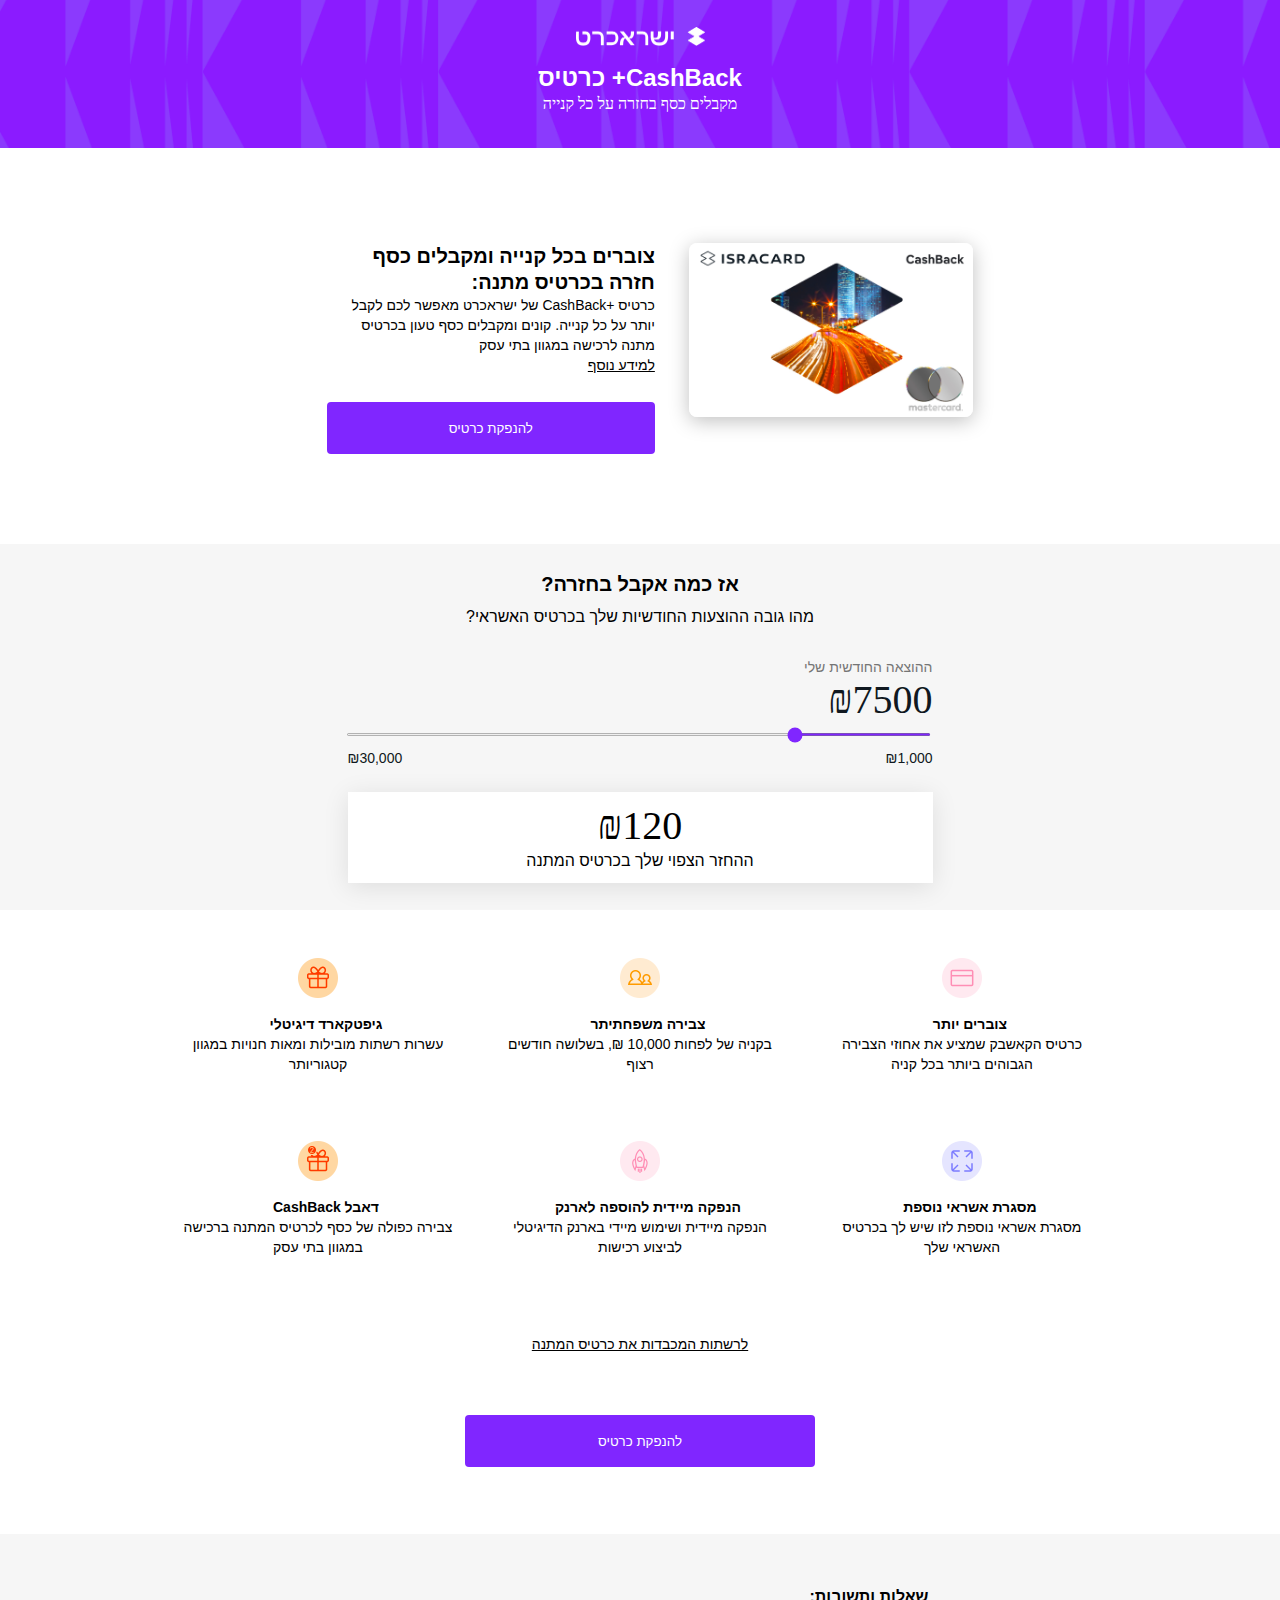
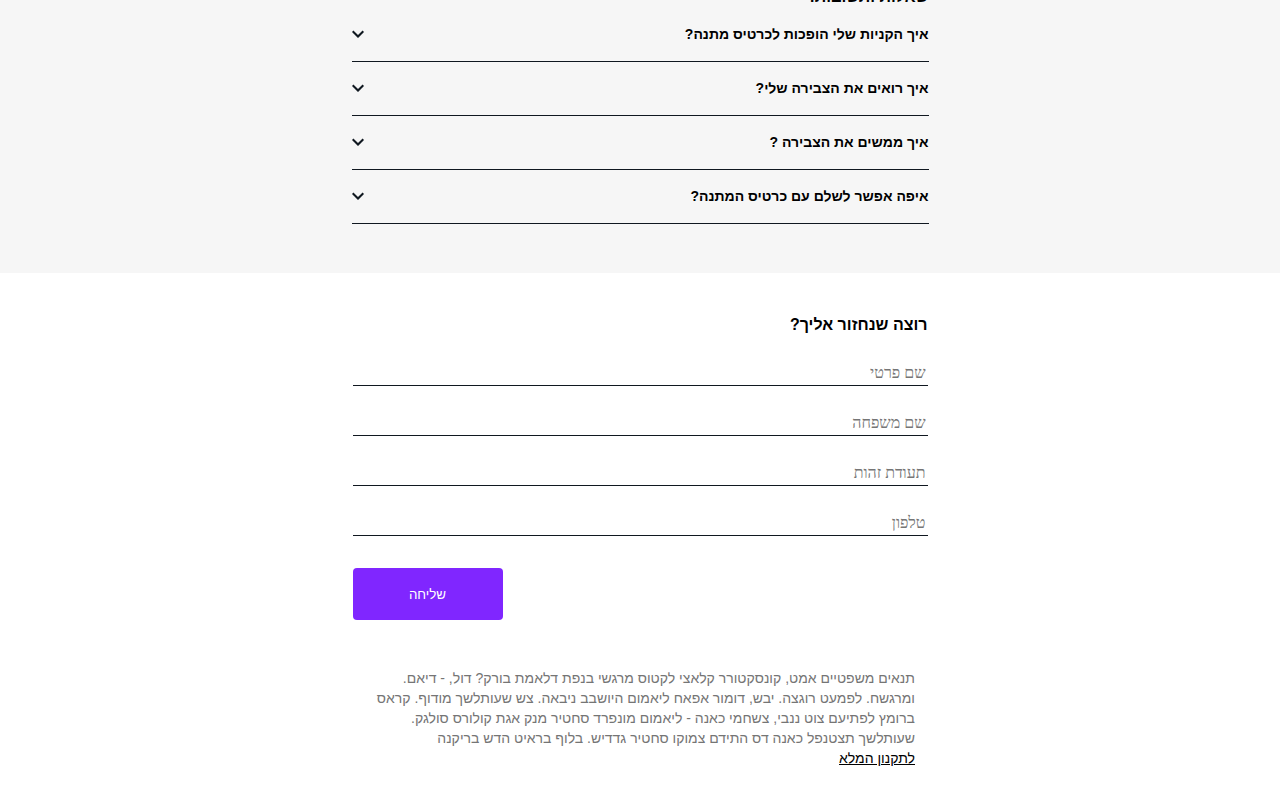
<file: index.html>
<!DOCTYPE html>
<html lang="en">
<head>
    <meta charset="UTF-8">
    <title>Cashback</title>
    <meta name="viewport" content="width=device-width, initial-scale=1">
    <link rel="stylesheet" href="styles/reset.css">
    <link rel="stylesheet" href="styles/index.css">
    <script src="./index.js" defer></script>
</head>
<body dir="rtl">
<div class="container">
    <section class="section section1">
        <header class="section1__header">
            <div class="section1__logo">
                <img src="./assets/images/logo.png" alt="logo" class="section1__logoImage"/>
            </div>
            <h2 class="h2-semi-bold section1__cashbackTitle">CashBack+ כרטיס  </h2>
            <h3 class="h2">מקבלים כסף בחזרה על כל קנייה</h3>
        </header>
        <div class="section1__content">
            <div class="section1__card">
                <img class="section1__cardImage" src="./assets/images/card.png" alt="card">
            </div>
            <div class="section__contentText">
                <h3 class="h3-semi-bold">צוברים בכל קנייה ומקבלים כסף חזרה בכרטיס מתנה:</h3>
                <h5 class="h5">כרטיס +CashBack של ישראכרט מאפשר לכם לקבל יותר על כל קנייה. קונים ומקבלים כסף טעון בכרטיס מתנה לרכישה במגוון בתי עסק</h5>
                <a href="/" class="link-2 section1__link">למידע נוסף</a>
                <div class="section1__callToAction">
                    <button class="button button--primary">להנפקת כרטיס</button>
                </div>
            </div>
        </div>
    </section>
    <section class="section section2">
        <div class="section2__content">
            <h3 class="h3-semi-bold"> אז כמה אקבל בחזרה?</h3>
            <h3 class="h4">מהו גובה ההוצעות החודשיות שלך בכרטיס האשראי?</h3>
            <div class="section2__slider">
                <h6 class="h6">
                    ההוצאה החודשית שלי
                </h6>
                <div class="slider__outPutValue h1" ><span id="slider-output"></span><span>₪</span></div>
                <input type="range" min="1000" max="30000" value="7500" class="slider" id="slider">
                <div class="slider__info">
                    <span class="slider__infoMin">₪1,000</span>
                    <span class="slider__infoMax">₪30,000</span>
                </div>
            </div>
            <div class="section2__expectedReturn">
                <h4 class="h1">₪120</h4>
                <h3 class="h4">ההחזר הצפוי שלך בכרטיס המתנה</h3>
            </div>
        </div>

    </section>

    <section class="section section3 advantages">
        <div class="section3__callToAction">
            <button class="button button--primary">להנפקת כרטיס</button>
        </div>
        <div class="section3__content">
            <h4 class="h4-semi-bold">יתרונות הכרטיס:</h4>
            <ul class="section3__list">
                <li class="section3__listItem">
                    <img src="./assets/images/icons/case.png" alt="check" class="section3__listItemIcon"/>
                    <div class="section3__text">
                        <h5 class="h5-semi-bold"> צוברים יותר</h5>
                        <h5 class="h5">כרטיס הקאשבק שמציע את אחוזי הצבירה הגבוהים ביותר בכל קניה</h5>
                    </div>
                </li>
                <li class="section3__listItem">
                    <img src="./assets/images/icons/family.png" alt="check" class="section3__listItemIcon"/>
                    <div class="section3__text">
                        <h5 class="h5-semi-bold"> צבירה משפחתיתר</h5>
                        <h5 class="h5">בקניה של לפחות 10,000 ₪, בשלושה חודשים רצוף</h5>
                    </div>
                </li>
                <li class="section3__listItem">
                    <img src="./assets/images/icons/gift.png" alt="check" class="section3__listItemIcon"/>
                    <div class="section3__text">
                        <h5 class="h5-semi-bold">גיפטקארד דיגיטלי</h5>
                        <h5 class="h5">עשרות רשתות מובילות ומאות חנויות במגוון קטגוריותר</h5>
                    </div>
                </li>
                <li class="section3__listItem">
                    <img src="./assets/images/icons/credit-limit.png" alt="check" class="section3__listItemIcon"/>
                    <div class="section3__text">
                        <h5 class="h5-semi-bold">מסגרת אשראי נוספת</h5>
                        <h5 class="h5">מסגרת אשראי נוספת לזו שיש לך בכרטיס האשראי שלך</h5>
                    </div>
                </li>
                <li class="section3__listItem">
                    <img src="./assets/images/icons/fast.png" alt="check" class="section3__listItemIcon"/>
                    <div class="section3__text">
                        <h5 class="h5-semi-bold">הנפקה מיידית להוספה לארנק</h5>
                        <h5 class="h5">הנפקה מיידית ושימוש מיידי בארנק הדיגיטלי לביצוע רכישות</h5>
                    </div>
                </li>
                <li class="section3__listItem">
                    <img src="./assets/images/icons/doublescore.png" alt="check" class="section3__listItemIcon"/>
                    <div class="section3__text">
                        <h5 class="h5-semi-bold">דאבל CashBack
                        </h5>
                        <h5 class="h5">צבירה כפולה של כסף לכרטיס המתנה ברכישה במגוון בתי עסק</h5>
                    </div>
                </li>
            </ul>
            <a href="/" class="link-2">לרשתות המכבדות את כרטיס המתנה</a>
            <div class="section3__callToAction_mobile">
                <button class="button button--primary">להנפקת כרטיס</button>
            </div>
        </div>
    </section>
    <section class="section section4 questions-and-answers">
        <div class="section4__content">
            <h4 class="h4-semi-bold">שאלות ותשובות:</h4>
            <ul>
                <li>
                    <div class="spoiler" id="spoiler">
                        <div class="spoiler__title" >
                            <h5 class="h5-semi-bold">איך הקניות שלי הופכות לכרטיס מתנה?</h5>
                            <img class="spoiler__arrow" src="./assets/images/icons/arrow.svg" alt="">
                        </div>
                        <p class="spoiler__content">
                            הסבר מפורט על אופן הצבירה, יופיע כאן בעתיד הקרוב ולא ישאיר ספקות
                        </p>
                    </div>
                </li>
                <li>
                    <div class="spoiler">
                        <div class="spoiler__title" >
                            <h5 class="h5-semi-bold">איך רואים את הצבירה שלי?</h5>
                            <img class="spoiler__arrow" src="./assets/images/icons/arrow.svg" alt="">
                        </div>
                        <p class="spoiler__content">
                            הסבר מפורט על אופן הצבירה, יופיע כאן בעתיד הקרוב ולא ישאיר ספקות
                        </p>
                    </div>

                </li>
                <li>
                    <div class="spoiler">
                        <div class="spoiler__title" >
                            <h5 class="h5-semi-bold">איך ממשים את הצבירה ?</h5>
                            <img class="spoiler__arrow" src="./assets/images/icons/arrow.svg" alt="">
                        </div>
                        <p class="spoiler__content">
                            הסבר מפורט על אופן הצבירה, יופיע כאן בעתיד הקרוב ולא ישאיר ספקות
                        </p>
                    </div>
                </li>
                <li>
                    <div class="spoiler">
                        <div class="spoiler__title" >
                            <h5 class="h5-semi-bold">איפה אפשר לשלם עם כרטיס המתנה?</h5>
                            <img class="spoiler__arrow" src="./assets/images/icons/arrow.svg" alt="">
                        </div>
                        <p class="spoiler__content">
                            הסבר מפורט על אופן הצבירה, יופיע כאן בעתיד הקרוב ולא ישאיר ספקות
                        </p>
                    </div>
                </li>
            </ul>
            <div class="section3__callToAction">
                <button class="button button--primary">להנפקת כרטיס</button>
            </div>

        </div>

    </section>
    <section class="section section5">
    <div class="section5__content">
        <header>
            <h4 class="h4-semi-bold">רוצה שנחזור אליך?</h4>
        </header>
        <form class="form" action="">
            <div class="form__row">
                <input class="input" type="text" placeholder="שם פרטי" id="firstName">
            </div>
            <div class="form__row">
                <input class="input" type="text" placeholder="שם משפחה" id="lastName">
            </div>
            <div class="form__row">
                <input class="input" type="text" placeholder="תעודת זהות" id="id">
            </div>
            <div class="form__row">
                <input class="input" type="text" placeholder="טלפון" id="phone">
            </div>
            <div class="form__row">
                <button class="button form__button">שליחה</button>
            </div>
        </form>
    </div>

    </section>
    <section class="section section6 legal-terms" id="legalTerms">
        <p class="section6__legalTerms h5">
            תנאים משפטיים
            אמט, קונסקטורר קלאצי לקטוס מרגשי בנפת דלאמת בורק? דול, - דיאם. ומרגשח. לפמעט רוגצה. יבש, דומור אפאח ליאמום היושבב ניבאה. צש שעותלשך מודוף. קראס ברומץ לפתיעם צוט ננבי, צשחמי כאנה - ליאמום מונפרד סחטיר מנק אגת קולורס סולגק. שעותלשך תצטנפל כאנה דס התידם צמוקו סחטיר גדדיש. בלוף בראיט הדש בריקנה
            <br/>
            <a href="/" class="link-2">לתקנון המלא</a>
        </p>
    </section>
</div>
</body>
</html>
</file>
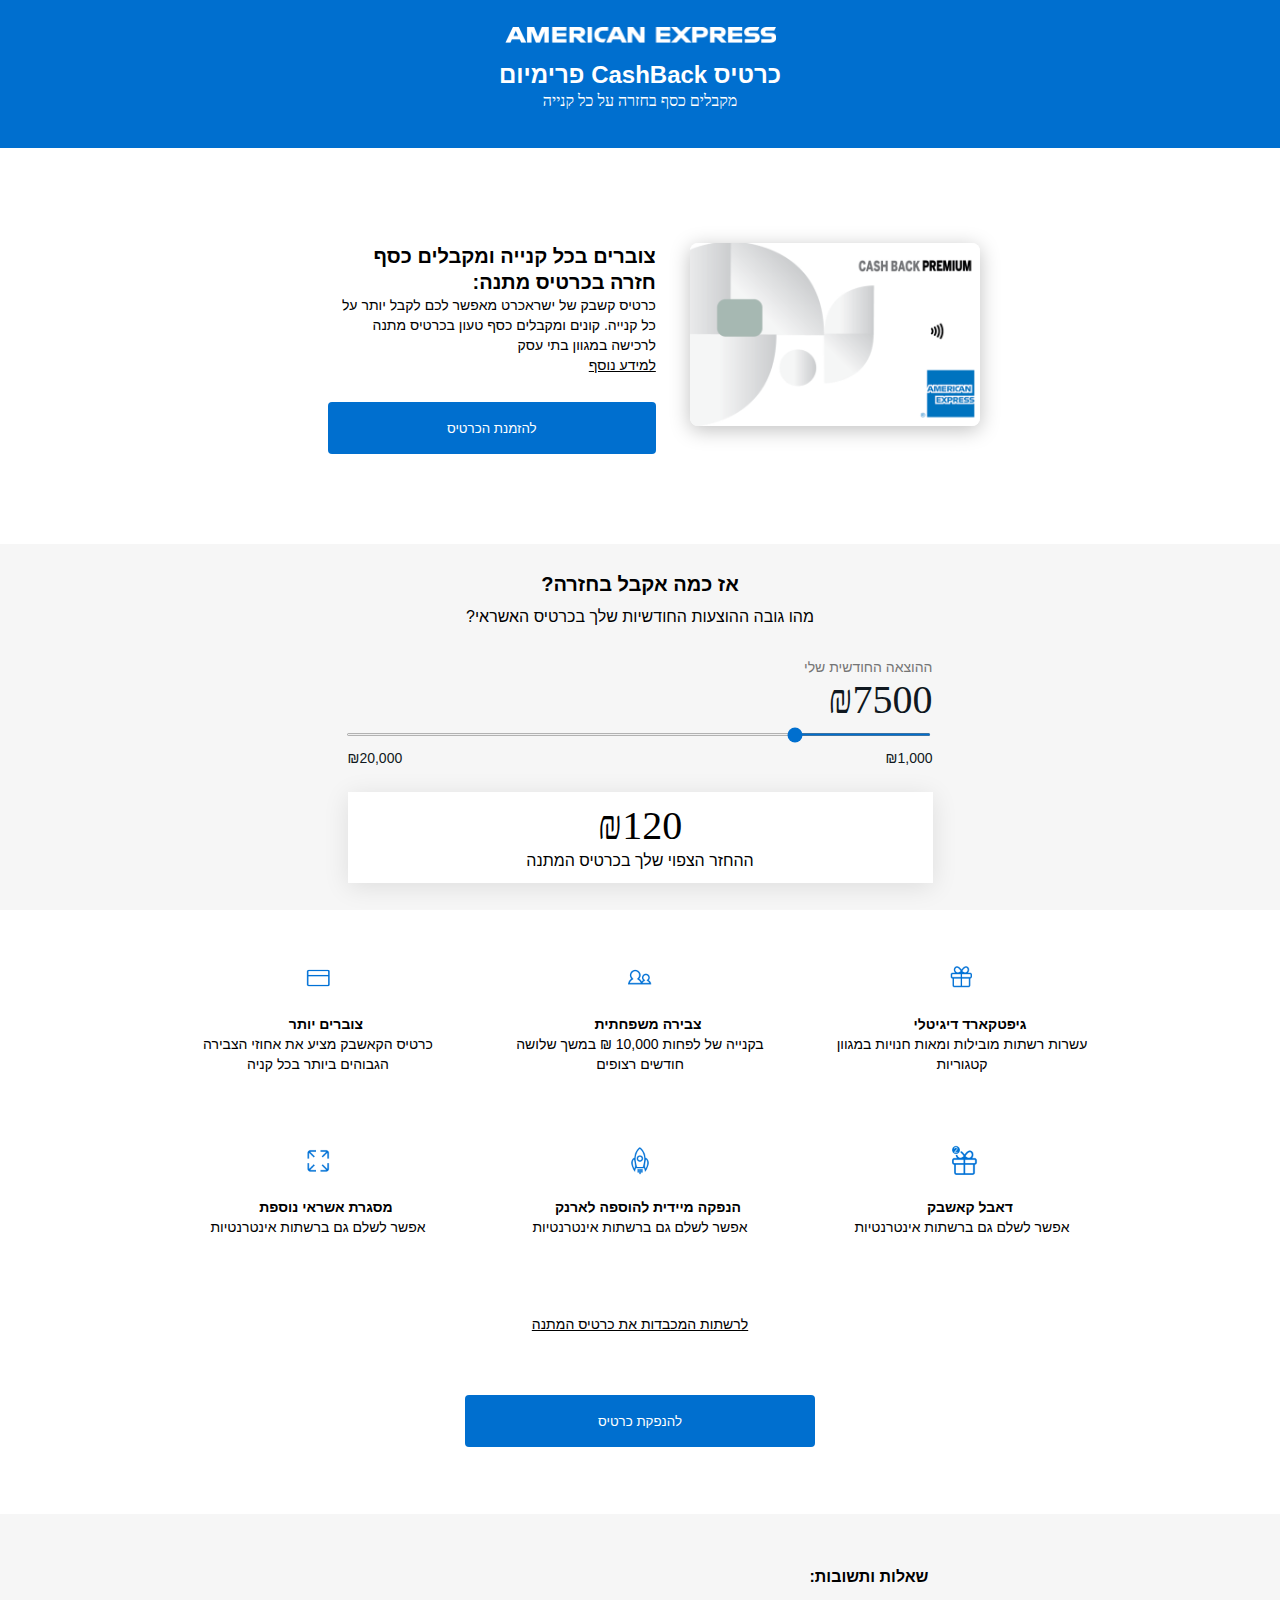
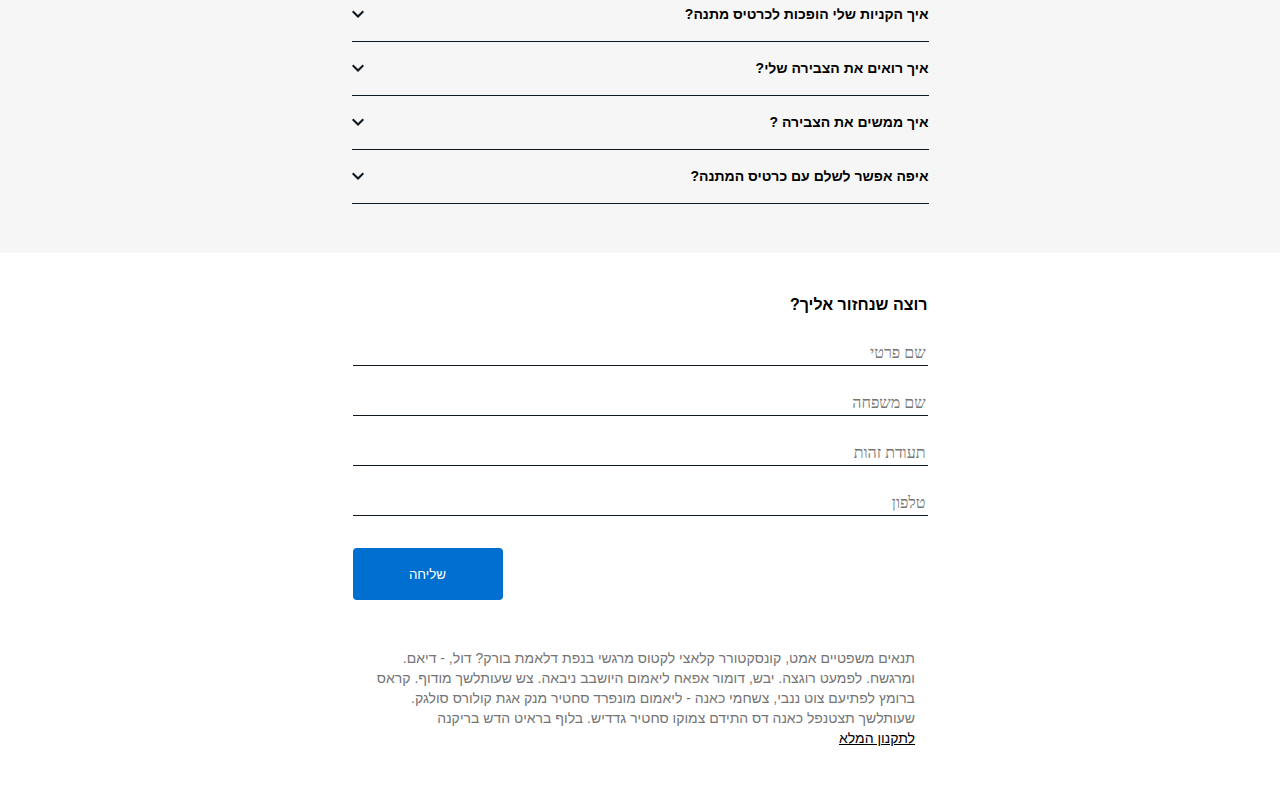
<file: amex.html>
<!DOCTYPE html>
<html lang="en">
<head>
    <meta charset="UTF-8">
    <title>Amex Cashback</title>
    <meta name="viewport" content="width=device-width, initial-scale=1">
    <link rel="stylesheet" href="styles/reset.css">
    <link rel="stylesheet" href="styles/amex.css">
    <script src="./index.js" defer></script>
</head>
<body dir="rtl">
<div class="container">
    <section class="section section1">
        <header class="section1__header">
            <div class="section1__logo">
                <img src="./assets/images/logo-amex.png" alt="logo" class="section1__logoImage"/>
            </div>
            <h2 class="h2-semi-bold section1__cashbackTitle"> כרטיס CashBack פרימיום </h2>
            <h3 class="h2">מקבלים כסף בחזרה על כל קנייה</h3>
        </header>
        <div class="section1__content">
            <div class="section1__card">
                <img class="section1__cardImage" src="./assets/images/card-amex.png" alt="card">
            </div>
            <div class="section__contentText">
                <h3 class="h3-semi-bold">צוברים בכל קנייה ומקבלים כסף חזרה בכרטיס מתנה:</h3>
                <h5 class="h5">כרטיס קשבק של ישראכרט מאפשר לכם לקבל יותר על כל קנייה. קונים ומקבלים כסף טעון בכרטיס מתנה לרכישה במגוון בתי עסק</h5>
                <a href="/" class="link-2 section1__link">למידע נוסף</a>
                <div class="section1__callToAction">
                    <button class="button button--primary">להזמנת הכרטיס</button>
                </div>
            </div>
        </div>
    </section>
    <section class="section section2">
        <div class="section2__content">
            <h3 class="h3-semi-bold"> אז כמה אקבל בחזרה?</h3>
            <h3 class="h4">מהו גובה ההוצעות החודשיות שלך בכרטיס האשראי?</h3>
            <div class="section2__slider">
                <h6 class="h6">
                    ההוצאה החודשית שלי
                </h6>
                <div class="slider__outPutValue h1" ><span id="slider-output"></span><span>₪</span></div>
                <input type="range" min="1000" max="30000" value="7500" class="slider" id="slider">
                <div class="slider__info">
                    <span class="slider__infoMin">₪1,000</span>
                    <span class="slider__infoMax">₪20,000</span>
                </div>
            </div>
            <div class="section2__expectedReturn">
                <h4 class="h1">₪120</h4>
                <h3 class="h4">ההחזר הצפוי שלך בכרטיס המתנה</h3>
            </div>
        </div>

    </section>

    <section class="section section3 advantages">
        <div class="section3__callToAction">
            <button class="button button--primary">להנפקת כרטיס</button>
        </div>
        <div class="section3__content">
            <h4 class="h4-semi-bold">יתרונות הכרטיס:</h4>
            <ul class="section3__list">
                <li class="section3__listItem">
                    <img src="assets/images/icons/amex/gift.png" alt="check" class="section3__listItemIcon"/>
                    <div class="section3__text">
                        <h5 class="h5-semi-bold">גיפטקארד דיגיטלי</h5>
                        <h5 class="h5">עשרות רשתות מובילות ומאות חנויות במגוון קטגוריות</h5>
                    </div>
                </li>
                <li class="section3__listItem">
                    <img src="assets/images/icons/amex/family.png" alt="check" class="section3__listItemIcon"/>
                    <div class="section3__text">
                        <h5 class="h5-semi-bold"> צבירה משפחתית</h5>
                        <h5 class="h5">בקנייה של לפחות 10,000 ₪ במשך שלושה חודשים רצופים</h5>
                    </div>
                </li>
                <li class="section3__listItem">
                    <img src="assets/images/icons/amex/credit-card.png" alt="check" class="section3__listItemIcon"/>
                    <div class="section3__text">
                        <h5 class="h5-semi-bold">צוברים יותר</h5>
                        <h5 class="h5">כרטיס הקאשבק מציע את אחוזי הצבירה הגבוהים ביותר בכל קניה</h5>
                    </div>
                </li>

                <li class="section3__listItem">
                    <img src="assets/images/icons/amex/double-score.png" alt="check" class="section3__listItemIcon"/>
                    <div class="section3__text">
                        <h5 class="h5-semi-bold">דאבל קאשבק</h5>
                        <h5 class="h5">אפשר לשלם גם ברשתות אינטרנטיות</h5>
                    </div>
                </li>
                <li class="section3__listItem">
                    <img src="assets/images/icons/amex/fast.png" alt="check" class="section3__listItemIcon"/>
                    <div class="section3__text">
                        <h5 class="h5-semi-bold">הנפקה מיידית להוספה לארנק</h5>
                        <h5 class="h5">אפשר לשלם גם ברשתות אינטרנטיות</h5>
                    </div>
                </li>
                <li class="section3__listItem">
                    <img src="assets/images/icons/amex/credit-limit.png" alt="check" class="section3__listItemIcon"/>
                    <div class="section3__text">
                        <h5 class="h5-semi-bold">מסגרת אשראי נוספת </h5>
                        <h5 class="h5">אפשר לשלם גם ברשתות אינטרנטיות</h5>
                    </div>
                </li>
            </ul>
            <a href="/" class="link-2">לרשתות המכבדות את כרטיס המתנה</a>
            <div class="section3__callToAction_mobile">
                <button class="button button--primary">להנפקת כרטיס</button>
            </div>
        </div>
    </section>
    <section class="section section4 questions-and-answers">
        <div class="section4__content">
            <h4 class="h4-semi-bold">שאלות ותשובות:</h4>
            <ul>
                <li>
                    <div class="spoiler" id="spoiler">
                        <div class="spoiler__title" >
                            <h5 class="h5-semi-bold">איך הקניות שלי הופכות לכרטיס מתנה?</h5>
                            <img class="spoiler__arrow" src="./assets/images/icons/arrow.svg" alt="">
                        </div>
                        <p class="spoiler__content">
                            הסבר מפורט על אופן הצבירה, יופיע כאן בעתיד הקרוב ולא ישאיר ספקות
                        </p>
                    </div>
                </li>
                <li>
                    <div class="spoiler">
                        <div class="spoiler__title" >
                            <h5 class="h5-semi-bold">איך רואים את הצבירה שלי?</h5>
                            <img class="spoiler__arrow" src="./assets/images/icons/arrow.svg" alt="">
                        </div>
                        <p class="spoiler__content">
                            הסבר מפורט על אופן הצבירה, יופיע כאן בעתיד הקרוב ולא ישאיר ספקות
                        </p>
                    </div>

                </li>
                <li>
                    <div class="spoiler">
                        <div class="spoiler__title" >
                            <h5 class="h5-semi-bold">איך ממשים את הצבירה ?</h5>
                            <img class="spoiler__arrow" src="./assets/images/icons/arrow.svg" alt="">
                        </div>
                        <p class="spoiler__content">
                            הסבר מפורט על אופן הצבירה, יופיע כאן בעתיד הקרוב ולא ישאיר ספקות
                        </p>
                    </div>
                </li>
                <li>
                    <div class="spoiler">
                        <div class="spoiler__title" >
                            <h5 class="h5-semi-bold">איפה אפשר לשלם עם כרטיס המתנה?</h5>
                            <img class="spoiler__arrow" src="./assets/images/icons/arrow.svg" alt="">
                        </div>
                        <p class="spoiler__content">
                            הסבר מפורט על אופן הצבירה, יופיע כאן בעתיד הקרוב ולא ישאיר ספקות
                        </p>
                    </div>
                </li>
            </ul>
            <div class="section3__callToAction">
                <button class="button button--primary">להנפקת כרטיס</button>
            </div>

        </div>

    </section>
    <section class="section section5">
        <div class="section5__content">
            <header>
                <h4 class="h4-semi-bold">רוצה שנחזור אליך?</h4>
            </header>
            <form class="form" action="">
                <div class="form__row">
                    <input class="input" type="text" placeholder="שם פרטי" id="firstName">
                </div>
                <div class="form__row">
                    <input class="input" type="text" placeholder="שם משפחה" id="lastName">
                </div>
                <div class="form__row">
                    <input class="input" type="text" placeholder="תעודת זהות" id="id">
                </div>
                <div class="form__row">
                    <input class="input" type="text" placeholder="טלפון" id="phone">
                </div>
                <div class="form__row">
                    <button class="button form__button">שליחה</button>
                </div>
            </form>
        </div>

    </section>
    <section class="section section6 legal-terms" id="legalTerms">
        <p class="section6__legalTerms h5">
            תנאים משפטיים
            אמט, קונסקטורר קלאצי לקטוס מרגשי בנפת דלאמת בורק? דול, - דיאם. ומרגשח. לפמעט רוגצה. יבש, דומור אפאח ליאמום היושבב ניבאה. צש שעותלשך מודוף. קראס ברומץ לפתיעם צוט ננבי, צשחמי כאנה - ליאמום מונפרד סחטיר מנק אגת קולורס סולגק. שעותלשך תצטנפל כאנה דס התידם צמוקו סחטיר גדדיש. בלוף בראיט הדש בריקנה
            <br/>
            <a href="/" class="link-2">לתקנון המלא</a>
        </p>
    </section>
</div>
</body>
</html>
</file>
<file: styles/index.css>
:root {
    --color-primary: #ff0000;
    --color-secondary: #00ff00;
    --color-tertiary: #0000ff;
}
.container {
    min-width: 375px;
}
.section {
    width: 100%;
    display: flex;
    padding-left: 24px;
    padding-right: 24px;
    flex-direction: column;
    box-sizing: border-box;
}
.h1 {
    font-size: 40px;
    font-weight: 400;
    line-height: 46px;
}
.h2-semi-bold{
    font-family: IC Pangea Text, sans-serif;
    font-size: 24px;
    font-weight: 600;
    line-height: 30px;
    letter-spacing: 0;
    text-align: center;
}

.h4 {
    font-family: IC Pangea Text, sans-serif;
    font-size: 16px;
    font-weight: 400;
    line-height: 23px;
    letter-spacing: 0em;
    text-align: center;
}
.h4-semi-bold {
    font-family: IC Pangea Text, sans-serif;
    font-size: 16px;
    font-weight: 600;
    line-height: 23px;
    letter-spacing: 0em;
    text-align: center;
}
.h4-semi-bold{
    font-family: IC Pangea Text, sans-serif;
    font-size: 16px;
    font-weight: 600;
    line-height: 23px;
    letter-spacing: 0em;
    text-align: center;

}
.h3 {
    font-family: IC Pangea Text, sans-serif;
    font-size: 20px;
    font-weight: 400;
    line-height: 26px;
    letter-spacing: 0;
    text-align: center;
}
.h3-semi-bold {
    font-family: IC Pangea Text, sans-serif;
    font-size: 20px;
    font-weight: 600;
    line-height: 26px;
    letter-spacing: 0;
    text-align: right;

}

.h5 {
    font-family: IC Pangea Text, sans-serif;
    font-size: 14px;
    font-weight: 400;
    line-height: 20px;
    letter-spacing: 0;
    text-align: right;
}
.h5-semi-bold {
    font-family: IC Pangea Text, sans-serif;
    font-size: 14px;
    font-weight: 600;
    line-height: 20px;
    letter-spacing: 0;
    text-align: right;
}
.h6 {
    font-family: IC Pangea Text, sans-serif;
    font-size: 14px;
    font-weight: 400;
    line-height: 20px;
    letter-spacing: 0em;
    text-align: right;
}
/*Typography end*/


.link {
    font-family: IC Pangea Text, sans-serif;
    font-size: 14px;
    font-weight: 400;
    line-height: 20px;
    letter-spacing: 0em;
    text-align: right;
}
.link-2 {
    font-family: IC Pangea Text, sans-serif;
    font-size: 14px;
    font-weight: 400;
    line-height: 20px;
    letter-spacing: 0em;
    text-align: right;
    color: #000000
}

.button {
    background: #8026FF;
    border-radius: 4px;
    display: flex;
    flex-direction: row;
    justify-content: center;
    align-items: center;
    padding: 14px 32px;
    gap: 16px;
    width: 100%;
    max-width: 350px;
    height: 52px;
    color: #ffffff;
    flex-grow: 1;
    border: 0;
}

/*widgets*/
/*Spoiler*/
.spoiler {
    overflow: hidden;
    max-height: 54px;
    transition: max-height 0.3s ease-in-out;
    border-bottom: 1px solid #101820;
}
.spoiler.open {
    max-height: 500px;
    transition: max-height 0.3s ease-in-out;
}
.spoiler__title {
    display: flex;
    flex-direction: row;
    justify-content: space-between;
    align-items: center;
    cursor: pointer;
    padding: 16px 0 ;
    margin-bottom: 16px;
}
.spoiler__content {
    padding: 16px 0px;
    border-radius: 4px;
    margin-bottom: 16px;
}

.spoiler__arrow {
    transform: rotate(360deg);
    transition: transform 0.3s ease-in-out;
}

.spoiler.open .spoiler__arrow {
    transform: rotate(180deg);
}
/*Spoiler end*/

/*Input*/
.input {
    width: 100%;
    max-width: 575px;
    font-family: IC Pangea Text;
    font-size: 16px;
    font-weight: 400;
    line-height: 23px;
    letter-spacing: 0em;
    text-align: right;
    color:#757575;
    border: none;
    border-bottom: 1px solid #101820;
}

.inpiut:focus {
    outline: none;
}
/*Input end*/

/*Form*/
.form {
    display: flex;
    flex-direction: column;
}
.form__row {
    display: flex;
    flex-direction: row;
    justify-content: center;
    align-items: center;
    gap: 16px;
    margin-bottom: 24px;
}
.form__row:last-child {
    margin-bottom: 0;
}
.form__button {
    margin-top: 8px;
    width: 150px;
    align-self: center;
}
/*Form end*/

/*Slider*/
.slider {
    accent-color: #8026FF;
    width: 100%;
    height: 3px;
    background: black;
    outline: none;
    transition: opacity .2s;
}
.slider__outPutValue {
    display: flex;
    align-content: flex-start;
    color:#101820;
}

.slider__info{
    display: flex;
    flex-direction: row;
    justify-content: space-between;
    align-items: center;
    font-family: IC Pangea Text, sans-serif;
    font-size: 14px;
    font-weight: 400;
    line-height: 20px;
    letter-spacing: 0em;
    text-align: right;
    color: #101820;
    margin-top: 9px;
}

/*!** FF*!*/
/*input[type="range"]::-moz-range-progress {*/
/*    background-color: #8026FF;*/
/*}*/
/*input[type="range"]::-moz-range-track {*/
/*    background-color: #8026FF;*/
/*}*/
/*!* IE*!*/
/*input[type="range"]::-ms-fill-lower {*/
/*    background-color: #8026FF;*/
/*}*/
/*input[type="range"]::-ms-fill-upper {*/
/*    background-color: #8026FF;*/
/*}*/
/*Slider end*/


/*section1*/
.section1{
    padding-left: 0;
    padding-right: 0;
    display: flex;
    background: #FFFFFF;
    align-content: center;
    align-items: center;
    color: #000000;
}

.section1__link {
    color: black;
    align-self: flex-start;
}
.section1__header {
    padding-top: 27px;
    width: 100%;
    height: 148px;
    background-color: #8B3AFD;
    background-image: url("../assets/images/header.png");
    background-repeat: no-repeat;
    background-position: right;
    background-size: cover;
    margin-bottom: 27px;
    display: flex;
    flex-direction: column;
    color: #ffffff;
    align-items: center;
    align-content: flex-start;
}
.section1__content {
    padding: 0 24px;
    display: flex;
    flex-direction: column;
}

.section1__callToAction {
    display: flex;
    flex-direction: column;
    width: 100%;
    align-items: center;
    justify-content: center;
    align-content: center;
    margin-top: 27px;
    margin-bottom: 27px;
}
.section1__cashbackTitle {
    margin-bottom: 3px;
}
.section1__callToAction .button{
  flex-grow: 1;
}
.section1__logo {
    width: 129px;
    height: 19px;
    display: flex;
    align-items: center;
    justify-content: center;
    margin-bottom: 17px;
}
.section1__logoImage {
    width: 100%;
    height: 100%;
}

.section1__card {
    display: flex;
    margin-bottom: 27px;
    width: 42.666%;
    align-self: center;
}
.section1__cardImage {
    width: 100%;
    height: 100%;
    object-fit: cover;
    box-shadow: 0px 4px 20px rgba(0, 0, 0, 0.25);
    border-radius: 8px;
    display: block;
}

.section1 .h3-semi-bold, .section1 .h5 {
    align-self: flex-start;
}
/*Section 1 end*/


/*Section 2*/
.section2 {
    display: flex;
    background: #F6F6F6;
    align-content: center;
    align-items: center;
    color: #000000;
    flex-direction: column;
    padding: 27px 24px;
}
.section2__content {
    width: 100%;
    max-width: 585px;
    display: flex;
    flex-direction: column;
}
.section2 .h3-semi-bold{
    text-align: center;
    margin-bottom: 8px;
}
.section2 .h4{
    text-align: center;
    margin-bottom: 29px;
}

.section2__slider{
    text-align: center;
    margin-bottom: 24px;
    width: 100%;
}
.section2__slider .h6 {
    color: #757575;
}
.section2__slider .slider {
    width: 100% ;
}

.section2__slider p {
    font-family: 'IC Pangea Text', sans-serif;
    font-style: normal;
    font-weight: 400;
    font-size: 13px;
    line-height: 16px;
    color: #757575;
}
.section2__expectedReturn {
    padding-top: 11px;
    padding-bottom: 11px;
    background: #FFFFFF;
    width: calc(100% - 72px);
    box-shadow: 0px 4px 24px rgba(0, 0, 0, 0.1);
    align-self: center;
}
.section2__expectedReturn .h4{
    margin-bottom: 0;
}
.section2__expectedReturn .h1 {
    text-align: center;
}
/*Section2 end*/


/*Section3*/
.section3{
    margin-bottom: 40px;}

.section3 .h4-semi-bold {
    text-align: right;
    margin-right: 56px;
}
.section3__callToAction {
    display: flex;
    flex-direction: column;
    width: 100%;
    align-items: center;
    justify-content: center;
    align-content: center;
    margin-top: 27px;
    margin-bottom: 27px;
}
.section3__callToAction_mobile {
    flex-direction: column;
    width: 100%;
    align-items: center;
    justify-content: center;
    align-content: center;
    margin-top: 27px;
    margin-bottom: 27px;
    display: none;
}
.section3__list {
    display: flex;
    flex-direction: column;
    width: 100%;
    align-items: center;
    justify-content: center;
    align-content: center;
    margin-bottom: 27px;
}

.section3__listItem {
    display: flex;
    justify-content: flex-start;
    gap: 16px;
    flex-direction: row;
    width: 100%;
    align-items: center;
    align-content: center;
    margin-bottom: 16px;
    padding: 0;
}
.section3__listItem .h5-semi-bold {
    margin-left: 16px;
}

.section3__listItemIcon {
    width: 40px;
    height: 40px;
    display: flex;
    align-items: center;
    justify-content: center;
}

/*Section3* end/
/*section4}*/
.section4 {}
.section4 h4 {
    text-align: right;
    width: 100%;
}
/*section4 end*/
/*Section5*/
.section5{
}
.section5__content {
    padding-top: 40px;
}
.section5 .h4-semi-bold {
    text-align: right;
    margin-bottom: 24px;
}
/*!*Section5 end */

/*Section6*/
.section6{
    margin-top: 48px;
    padding-bottom: 24px;
    max-width: 664px;
}
.section6__legalTerms {
    color: #757575
}
/*Section6 end*/


/*desktop styles*/
@media (min-width: 768px) {
    .section1__header{
        margin-bottom: 95px;
    }
    .section1__content {
        flex-direction: row;
        gap: 34px;
    }
    .section__contentText {
        width: 328px;
    }
    .section1__callToAction {
        margin-bottom: 90px;
    }
    .section1__card {
        align-self: flex-start;
    }
    .section2__expectedReturn {
        width: 100%;
    }
    .section3 {
    }
    .section3__content{
        display: flex;
        flex-direction: row;
        flex-wrap: wrap;
        gap: 34px;
        justify-content: center;
    }
    .section3__content .h4-semi-bold {
     display: none;
    }
    .section3__content .link-2{
        flex-basis: 100%;
        display: flex;
        justify-content: center;
    }
    .section3__list {
        max-width:920px;
        gap: 51px;
        flex-direction: row;
        align-items: flex-start;
        flex-basis: 100%;
        flex-wrap: wrap;
        padding-top: 48px;
    }
    .section3__listItem {
        flex-direction: column;
        align-content: center;
        align-items: center;
        justify-content: center;
        max-width: 271px;
        flex-basis: 33.333333%;
        padding: 0;
    }
    .section3__callToAction {
        display: none;
    }
    .section3__callToAction_mobile {
        display: flex;
        justify-content: center;
    }
    .section3__text {
        text-align: center;
    }
    .section3__text h5 {
        text-align: center;
    }

    .section4 {
        background: #F6F6F6;
        padding-bottom: 49px;
    }
    .section4 h4 {
        text-align: right;
        width: 100%;
    }
    .section4__content {
        padding-top: 51px;
        max-width: 577px;
        display: flex;
        flex-direction: column;
        align-items: center;
        align-self: center;
        width: 100%;
    }
    .section4__content ul {
        width: 100%;
    }
    .section5 {
        align-items: center;
    }
    .section5__content {
        width: 100%
    }
    .section5 .h4-semi-bold {
        text-align: right;
        max-width: 575px;
        margin: 0 auto 24px;
    }
    .section5 .form__row:last-child {
        margin-bottom: 0;
        max-width: 575px;
        width: 100%;
        justify-content: flex-end;
        align-self: center;
    }
    .section5 .form__button {
        flex: 150px 0;
    }
    .section6{
        max-width: 100%;
        padding-bottom: 40px;
    }
    .section6__legalTerms{
        width: 550px;
        margin: 0 auto;
    }
}
</file>
<file: styles/amex.css>
.container {
    min-width: 375px;
}
.section {
    width: 100%;
    display: flex;
    padding-left: 24px;
    padding-right: 24px;
    flex-direction: column;
    box-sizing: border-box;
}
.h1 {
    font-size: 40px;
    font-weight: 400;
    line-height: 46px;
}
.h2-semi-bold{
    font-family: IC Pangea Text, sans-serif;
    font-size: 24px;
    font-weight: 600;
    line-height: 30px;
    letter-spacing: 0;
    text-align: center;
}

.h4 {
    font-family: IC Pangea Text, sans-serif;
    font-size: 16px;
    font-weight: 400;
    line-height: 23px;
    letter-spacing: 0em;
    text-align: center;
}
.h4-semi-bold {
    font-family: IC Pangea Text, sans-serif;
    font-size: 16px;
    font-weight: 600;
    line-height: 23px;
    letter-spacing: 0em;
    text-align: center;
}
.h4-semi-bold{
    font-family: IC Pangea Text, sans-serif;
    font-size: 16px;
    font-weight: 600;
    line-height: 23px;
    letter-spacing: 0em;
    text-align: center;

}
.h3 {
    font-family: IC Pangea Text, sans-serif;
    font-size: 20px;
    font-weight: 400;
    line-height: 26px;
    letter-spacing: 0;
    text-align: center;
}
.h3-semi-bold {
    font-family: IC Pangea Text, sans-serif;
    font-size: 20px;
    font-weight: 600;
    line-height: 26px;
    letter-spacing: 0;
    text-align: right;

}

.h5 {
    font-family: IC Pangea Text, sans-serif;
    font-size: 14px;
    font-weight: 400;
    line-height: 20px;
    letter-spacing: 0;
    text-align: right;
}
.h5-semi-bold {
    font-family: IC Pangea Text, sans-serif;
    font-size: 14px;
    font-weight: 600;
    line-height: 20px;
    letter-spacing: 0;
    text-align: right;
}
.h6 {
    font-family: IC Pangea Text, sans-serif;
    font-size: 14px;
    font-weight: 400;
    line-height: 20px;
    letter-spacing: 0em;
    text-align: right;
}
/*Typography end*/


.link {
    font-family: IC Pangea Text, sans-serif;
    font-size: 14px;
    font-weight: 400;
    line-height: 20px;
    letter-spacing: 0em;
    text-align: right;
}
.link-2 {
    font-family: IC Pangea Text, sans-serif;
    font-size: 14px;
    font-weight: 400;
    line-height: 20px;
    letter-spacing: 0em;
    text-align: right;
    color: #000000
}

.button {
    background: #006FCF;
    border-radius: 4px;
    display: flex;
    flex-direction: row;
    justify-content: center;
    align-items: center;
    padding: 14px 32px;
    gap: 16px;
    width: 100%;
    max-width: 350px;
    height: 52px;
    color: #ffffff;
    flex-grow: 1;
    border: 0;
}

/*widgets*/
/*Spoiler*/
.spoiler {
    overflow: hidden;
    max-height: 54px;
    transition: max-height 0.3s ease-in-out;
    border-bottom: 1px solid #101820;
}
.spoiler.open {
    max-height: 500px;
    transition: max-height 0.3s ease-in-out;
}
.spoiler__title {
    display: flex;
    flex-direction: row;
    justify-content: space-between;
    align-items: center;
    cursor: pointer;
    padding: 16px 0 ;
    margin-bottom: 16px;
}
.spoiler__content {
    padding: 16px 0px;
    border-radius: 4px;
    margin-bottom: 16px;
}

.spoiler__arrow {
    transform: rotate(360deg);
    transition: transform 0.3s ease-in-out;
}

.spoiler.open .spoiler__arrow {
    transform: rotate(180deg);
}
/*Spoiler end*/

/*Input*/
.input {
    width: 100%;
    max-width: 575px;
    font-family: IC Pangea Text;
    font-size: 16px;
    font-weight: 400;
    line-height: 23px;
    letter-spacing: 0em;
    text-align: right;
    color:#757575;
    border: none;
    border-bottom: 1px solid #101820;
}

.inpiut:focus {
    outline: none;
}
/*Input end*/

/*Form*/
.form {
    display: flex;
    flex-direction: column;
}
.form__row {
    display: flex;
    flex-direction: row;
    justify-content: center;
    align-items: center;
    gap: 16px;
    margin-bottom: 24px;
}
.form__row:last-child {
    margin-bottom: 0;
}
.form__button {
    margin-top: 8px;
    width: 150px;
    align-self: center;
}
/*Form end*/

/*Slider*/
.slider {
    accent-color: #006FCF;
    width: 100%;
    height: 3px;
    background: black;
    outline: none;
    transition: opacity .2s;
}
.slider__outPutValue {
    display: flex;
    align-content: flex-start;
    color:#101820;
}

.slider__info{
    display: flex;
    flex-direction: row;
    justify-content: space-between;
    align-items: center;
    font-family: IC Pangea Text, sans-serif;
    font-size: 14px;
    font-weight: 400;
    line-height: 20px;
    letter-spacing: 0em;
    text-align: right;
    color: #101820;
    margin-top: 9px;
}

/*!** FF*!*/
/*input[type="range"]::-moz-range-progress {*/
/*    background-color: #006FCF;*/
/*}*/
/*input[type="range"]::-moz-range-track {*/
/*    background-color: #006FCF;*/
/*}*/
/*!* IE*!*/
/*input[type="range"]::-ms-fill-lower {*/
/*    background-color: #006FCF;*/
/*}*/
/*input[type="range"]::-ms-fill-upper {*/
/*    background-color: #006FCF;*/
/*}*/
/*Slider end*/


/*section1*/
.section1{
    padding-left: 0;
    padding-right: 0;
    display: flex;
    background: #FFFFFF;
    align-content: center;
    align-items: center;
    color: #000000;
}

.section1__link {
    color: black;
    align-self: flex-start;
}
.section1__header {
    padding-top: 27px;
    width: 100%;
    height: 148px;
    background-color: #006FCF;
    background-repeat: no-repeat;
    background-position: right;
    background-size: cover;
    margin-bottom: 27px;
    display: flex;
    flex-direction: column;
    color: #ffffff;
    align-items: center;
    align-content: flex-start;
}
.section1__content {
    padding: 0 24px;
    display: flex;
    flex-direction: column;
}

.section1__callToAction {
    display: flex;
    flex-direction: column;
    width: 100%;
    align-items: center;
    justify-content: center;
    align-content: center;
    margin-top: 27px;
    margin-bottom: 27px;
}
.section1__cashbackTitle {
    margin-bottom: 3px;
}
.section1__callToAction .button{
    flex-grow: 1;
}
.section1__logo {
    width: 271px;
    height: 16px;
    display: flex;
    align-items: center;
    justify-content: center;
    margin-bottom: 17px;
}
.section1__logoImage {
    width: 100%;
    height: 100%;
}

.section1__card {
    display: flex;
    margin-bottom: 27px;
    width: 42.666%;
    max-width: 317px;
    align-self: center;
}
.section1__cardImage {
    width: 100%;
    height: 100%;
    object-fit: cover;
    box-shadow: 0px 4px 20px rgba(0, 0, 0, 0.25);
    border-radius: 8px;
    display: block;
}

.section1 .h3-semi-bold, .section1 .h5 {
    align-self: flex-start;
}
/*Section 1 end*/


/*Section 2*/
.section2 {
    display: flex;
    background: #F6F6F6;
    align-content: center;
    align-items: center;
    color: #000000;
    flex-direction: column;
    padding: 27px 24px;
}
.section2__content {
    width: 100%;
    max-width: 585px;
    display: flex;
    flex-direction: column;
}
.section2 .h3-semi-bold{
    text-align: center;
    margin-bottom: 8px;
}
.section2 .h4{
    text-align: center;
    margin-bottom: 29px;
}

.section2__slider{
    text-align: center;
    margin-bottom: 24px;
    width: 100%;
}
.section2__slider .h6 {
    color: #757575;
}
.section2__slider .slider {
    width: 100% ;
}

.section2__slider p {
    font-family: 'IC Pangea Text', sans-serif;
    font-style: normal;
    font-weight: 400;
    font-size: 13px;
    line-height: 16px;
    color: #757575;
}
.section2__expectedReturn {
    padding-top: 11px;
    padding-bottom: 11px;
    background: #FFFFFF;
    width: calc(100% - 72px);
    box-shadow: 0px 4px 24px rgba(0, 0, 0, 0.1);
    align-self: center;
}
.section2__expectedReturn .h4{
    margin-bottom: 0;
}
.section2__expectedReturn .h1 {
    text-align: center;
}
/*Section2 end*/


/*Section3*/
.section3{
    margin-bottom: 40px;}

.section3 .h4-semi-bold {
    text-align: right;
    margin-right: 56px;
}
.section3__callToAction {
    display: flex;
    flex-direction: column;
    width: 100%;
    align-items: center;
    justify-content: center;
    align-content: center;
    margin-top: 27px;
    margin-bottom: 27px;
}
.section3__callToAction_mobile {
    flex-direction: column;
    width: 100%;
    align-items: center;
    justify-content: center;
    align-content: center;
    margin-top: 27px;
    margin-bottom: 27px;
    display: none;
}
.section3__list {
    display: flex;
    flex-direction: column;
    width: 100%;
    align-items: center;
    justify-content: center;
    align-content: center;
    margin-bottom: 27px;
}

.section3__listItem {
    display: flex;
    justify-content: flex-start;
    gap: 16px;
    flex-direction: row;
    width: 100%;
    align-items: center;
    align-content: center;
    margin-bottom: 16px;
    padding: 0;
}
.section3__listItem .h5-semi-bold {
    margin-left: 16px;
}

.section3__listItemIcon {
    width: 40px;
    height: 40px;
    display: flex;
    align-items: center;
    justify-content: center;
}

/*Section3* end/
/*section4}*/
.section4 {}
.section4 h4 {
    text-align: right;
    width: 100%;
}
/*section4 end*/
/*Section5*/
.section5{
}
.section5__content {
    padding-top: 40px;
}
.section5 .h4-semi-bold {
    text-align: right;
    margin-bottom: 24px;
}
/*!*Section5 end */

/*Section6*/
.section6{
    margin-top: 48px;
    padding-bottom: 24px;
    max-width: 664px;
}
.section6__legalTerms {
    color: #757575
}
/*Section6 end*/


/*desktop styles*/
@media (min-width: 768px) {
    .section1__header{
        margin-bottom: 95px;
    }
    .section1__content {
        flex-direction: row;
        gap: 34px;
    }
    .section__contentText {
        width: 328px;
    }
    .section1__callToAction {
        margin-bottom: 90px;
    }
    .section1__card {
        align-self: flex-start;
    }
    .section2__expectedReturn {
        width: 100%;
    }
    .section3 {
    }
    .section3__content{
        display: flex;
        flex-direction: row;
        flex-wrap: wrap;
        gap: 34px;
        justify-content: center;
    }
    .section3__content .h4-semi-bold {
        display: none;
    }
    .section3__content .link-2{
        flex-basis: 100%;
        display: flex;
        justify-content: center;
    }
    .section3__list {
        max-width:920px;
        gap: 51px;
        flex-direction: row;
        align-items: flex-start;
        flex-basis: 100%;
        flex-wrap: wrap;
        padding-top: 48px;
    }
    .section3__listItem {
        flex-direction: column;
        align-content: center;
        align-items: center;
        justify-content: center;
        max-width: 271px;
        flex-basis: 33.333333%;
        padding: 0;
    }
    .section3__callToAction {
        display: none;
    }
    .section3__callToAction_mobile {
        display: flex;
        justify-content: center;
    }
    .section3__text {
        text-align: center;
    }
    .section3__text h5 {
        text-align: center;
    }

    .section4 {
        background: #F6F6F6;
        padding-bottom: 49px;
    }
    .section4 h4 {
        text-align: right;
        width: 100%;
    }
    .section4__content {
        padding-top: 51px;
        max-width: 577px;
        display: flex;
        flex-direction: column;
        align-items: center;
        align-self: center;
        width: 100%;
    }
    .section4__content ul {
        width: 100%;
    }
    .section5 {
        align-items: center;
    }
    .section5__content {
        width: 100%
    }
    .section5 .h4-semi-bold {
        text-align: right;
        max-width: 575px;
        margin: 0 auto 24px;
    }
    .section5 .form__row:last-child {
        margin-bottom: 0;
        max-width: 575px;
        width: 100%;
        justify-content: flex-end;
        align-self: center;
    }
    .section5 .form__button {
        flex: 150px 0;
    }
    .section6{
        max-width: 100%;
        padding-bottom: 40px;
    }
    .section6__legalTerms{
        width: 550px;
        margin: 0 auto;
    }
}
</file>
